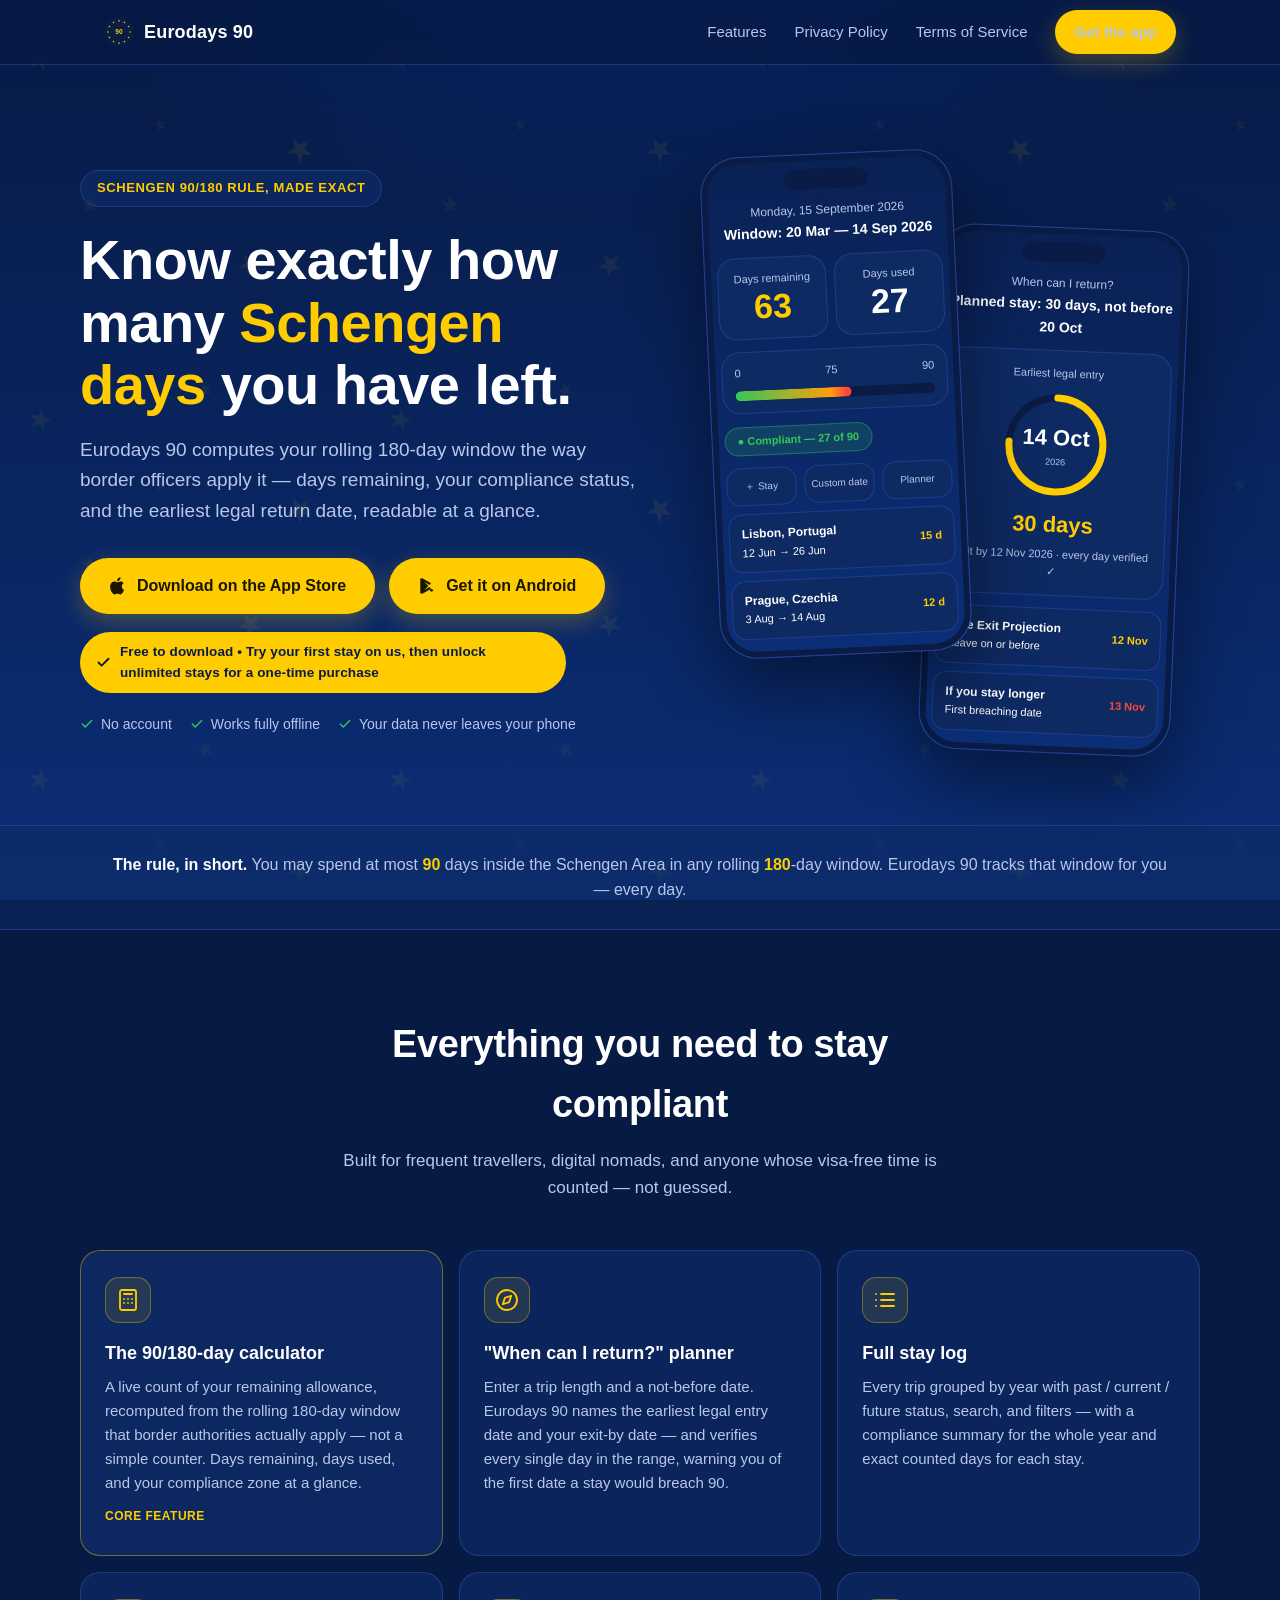
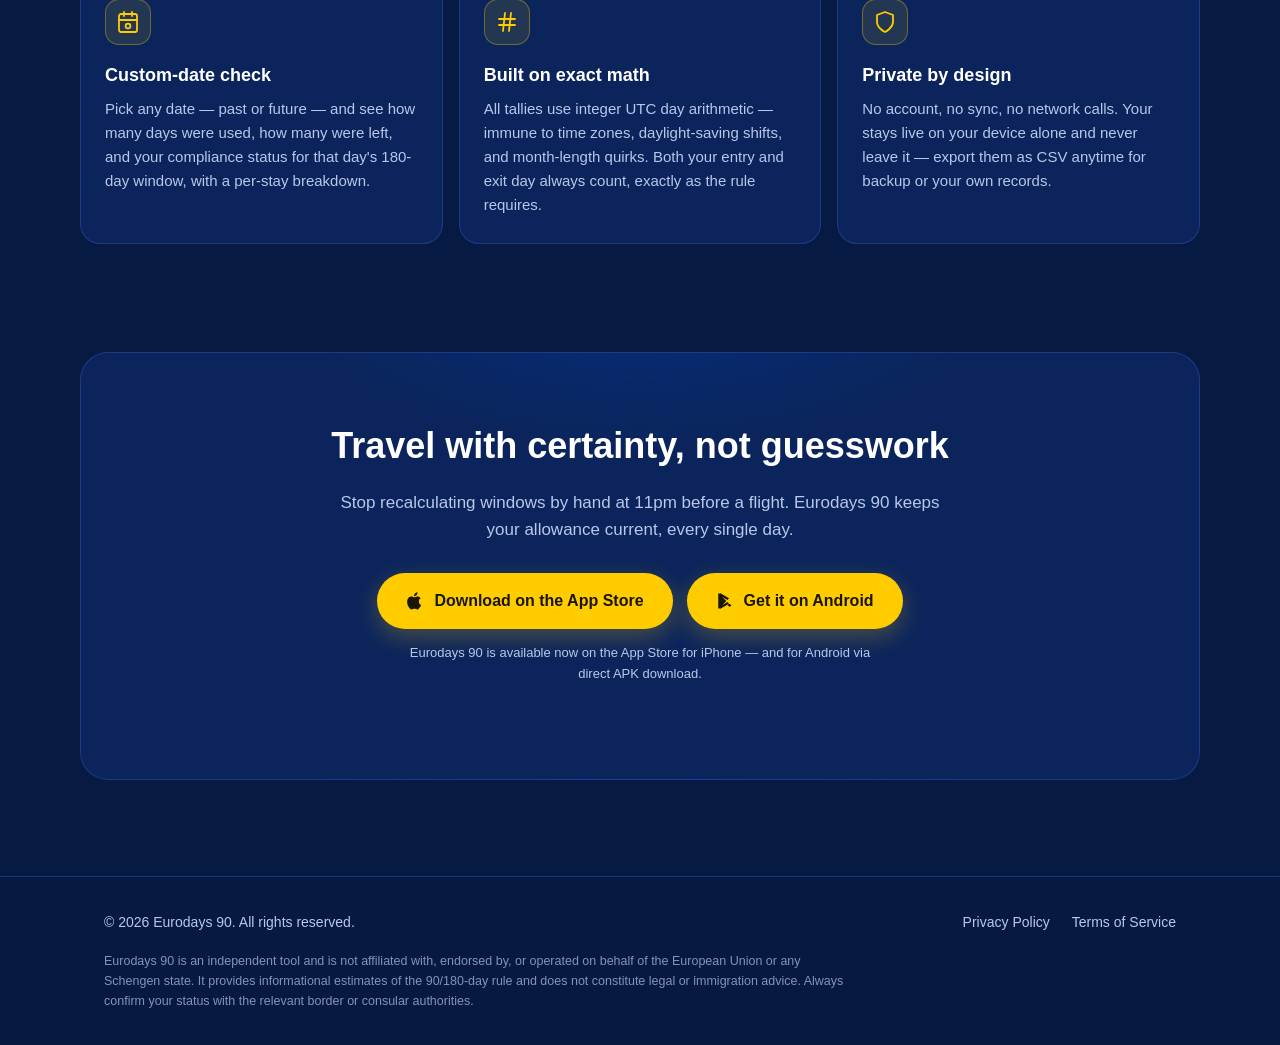
<file: index.html>
<!DOCTYPE html>
<html lang="en">
<head>
  <meta charset="UTF-8" />
  <meta http-equiv="Content-Security-Policy" content="upgrade-insecure-requests" />
  <meta name="viewport" content="width=device-width, initial-scale=1.0" />
  <title>Eurodays 90 — Schengen 90/180-Day Rule Calculator</title>
  <meta name="description" content="Eurodays 90 tracks your Schengen 90/180-day allowance in real time: days remaining, when you can legally return, and a full stay log — private, offline, and exact. Available on the App Store for iPhone and on Android." />
  <link rel="stylesheet" href="styles.css" />
  <link rel="icon" type="image/svg+xml" href="data:image/svg+xml,%3Csvg xmlns='http://www.w3.org/2000/svg' viewBox='0 0 120 120'%3E%3Ccircle cx='60' cy='60' r='58' fill='%23071A44'/%3E%3Cpath d='M0 -1L.24 -.31.97 -.31.38 .12.59 .81 0 .38-.59 .81-.38 .12-.97 -.31-.24 -.31Z' fill='%23FFCC00' transform='translate(60 60) scale(26)'/%3E%3C/svg%3E" />
</head>
<body>

  <header class="site-header">
    <div class="wrap nav">
      <a class="brand" href="index.html" aria-label="Eurodays 90 home">
        <svg width="30" height="30" viewBox="-60 -60 120 120" aria-hidden="true">
          <circle r="56" fill="#0A1B45" stroke="#3355B8" stroke-opacity="0.5"/>
          <g fill="#FFCC00">
            <path d="M0 -1L.24 -.31.97 -.31.38 .12.59 .81 0 .38-.59 .81-.38 .12-.97 -.31-.24 -.31Z" transform="rotate(0) translate(0 -44) scale(5)"/>
            <path d="M0 -1L.24 -.31.97 -.31.38 .12.59 .81 0 .38-.59 .81-.38 .12-.97 -.31-.24 -.31Z" transform="rotate(30) translate(0 -44) scale(5)"/>
            <path d="M0 -1L.24 -.31.97 -.31.38 .12.59 .81 0 .38-.59 .81-.38 .12-.97 -.31-.24 -.31Z" transform="rotate(60) translate(0 -44) scale(5)"/>
            <path d="M0 -1L.24 -.31.97 -.31.38 .12.59 .81 0 .38-.59 .81-.38 .12-.97 -.31-.24 -.31Z" transform="rotate(90) translate(0 -44) scale(5)"/>
            <path d="M0 -1L.24 -.31.97 -.31.38 .12.59 .81 0 .38-.59 .81-.38 .12-.97 -.31-.24 -.31Z" transform="rotate(120) translate(0 -44) scale(5)"/>
            <path d="M0 -1L.24 -.31.97 -.31.38 .12.59 .81 0 .38-.59 .81-.38 .12-.97 -.31-.24 -.31Z" transform="rotate(150) translate(0 -44) scale(5)"/>
            <path d="M0 -1L.24 -.31.97 -.31.38 .12.59 .81 0 .38-.59 .81-.38 .12-.97 -.31-.24 -.31Z" transform="rotate(180) translate(0 -44) scale(5)"/>
            <path d="M0 -1L.24 -.31.97 -.31.38 .12.59 .81 0 .38-.59 .81-.38 .12-.97 -.31-.24 -.31Z" transform="rotate(210) translate(0 -44) scale(5)"/>
            <path d="M0 -1L.24 -.31.97 -.31.38 .12.59 .81 0 .38-.59 .81-.38 .12-.97 -.31-.24 -.31Z" transform="rotate(240) translate(0 -44) scale(5)"/>
            <path d="M0 -1L.24 -.31.97 -.31.38 .12.59 .81 0 .38-.59 .81-.38 .12-.97 -.31-.24 -.31Z" transform="rotate(270) translate(0 -44) scale(5)"/>
            <path d="M0 -1L.24 -.31.97 -.31.38 .12.59 .81 0 .38-.59 .81-.38 .12-.97 -.31-.24 -.31Z" transform="rotate(300) translate(0 -44) scale(5)"/>
            <path d="M0 -1L.24 -.31.97 -.31.38 .12.59 .81 0 .38-.59 .81-.38 .12-.97 -.31-.24 -.31Z" transform="rotate(330) translate(0 -44) scale(5)"/>
          </g>
          <text x="0" y="6" text-anchor="middle" font-size="26" font-weight="800" fill="#FFCC00" font-family="inherit">90</text>
        </svg>
        Eurodays&nbsp;90
      </a>
      <nav class="nav-links" aria-label="Main">
        <a href="#features">Features</a>
        <a href="privacy.html">Privacy Policy</a>
        <a href="terms.html">Terms of Service</a>
        <a class="btn btn-primary btn-sm" href="#download">Get the app</a>
      </nav>
    </div>
  </header>

  <main>

    <!-- ============ HERO ============ -->
    <section class="wrap hero">
      <div>
        <span class="eyebrow">Schengen 90/180 rule, made exact</span>
        <h1>Know exactly how many <span class="num">Schengen days</span> you have left.</h1>
        <p class="lede">
          Eurodays 90 computes your rolling 180-day window the way border officers apply it —
          days remaining, your compliance status, and the earliest legal return date, readable at a glance.
        </p>
        <div class="hero-actions">
          <a class="btn btn-primary" href="https://apps.apple.com/app/id6813130655" rel="noopener" aria-label="Download Eurodays 90 on the App Store">
            <svg width="18" height="18" viewBox="0 0 24 24" fill="currentColor" aria-hidden="true"><path d="M17.05 12.54c-.03-2.89 2.36-4.27 2.47-4.34-1.35-1.97-3.44-2.24-4.18-2.27-1.78-.18-3.47 1.05-4.37 1.05-.9 0-2.29-1.02-3.77-.99-1.94.03-3.73 1.13-4.72 2.86-2.02 3.5-.52 8.68 1.45 11.52.96 1.39 2.1 2.95 3.6 2.89 1.45-.06 2-.93 3.75-.93s2.25.93 3.78.9c1.56-.03 2.55-1.41 3.5-2.81 1.1-1.61 1.56-3.17 1.58-3.25-.03-.02-3.04-1.17-3.09-4.63zM14.16 4.06c.79-.96 1.33-2.29 1.18-3.62-1.14.05-2.53.76-3.35 1.72-.73.85-1.38 2.21-1.21 3.51 1.28.1 2.58-.65 3.38-1.61z"/></svg>
            Download on the App Store
          </a>
     
        <a class="btn btn-primary" href="YOUR_ANDROID_STORE_LINK" rel="noopener">
  <svg width="18" height="18" viewBox="0 0 24 24" fill="currentColor" aria-hidden="true">
    <path d="M3.609 1.814L13.792 12 3.61 22.186a1.055 1.055 0 0 1-.61-.952V2.766c0-.404.225-.773.609-.952zM15.208 13.416l2.128 2.128-11.455 6.644c-.752.436-1.46.083-1.46-.782V19.98l10.787-6.564zM15.208 10.584L4.421 4.02v-1.46c0-.865.708-1.218 1.46-.782l11.455 6.644-2.128 2.128zM17.336 15.544l2.544 1.472c.732.424.732 1.112 0 1.536l-2.16 1.248-2.256-2.256 1.872-2z"/>
  </svg>
  Get it on Android
</a>
</div>         
        <p class="free-badge">
          <svg width="15" height="15" viewBox="0 0 24 24" fill="none" stroke="currentColor" stroke-width="3" stroke-linecap="round" stroke-linejoin="round" aria-hidden="true"><path d="M20 6 9 17l-5-5"/></svg>
          Free to download • Try your first stay on us, then unlock unlimited stays for a one-time purchase
        </p>
        <div class="trust-line">
          <span><svg width="14" height="14" viewBox="0 0 24 24" fill="none" stroke="currentColor" stroke-width="2.4" stroke-linecap="round" stroke-linejoin="round" aria-hidden="true"><path d="M20 6 9 17l-5-5"/></svg>No account</span>
          <span><svg width="14" height="14" viewBox="0 0 24 24" fill="none" stroke="currentColor" stroke-width="2.4" stroke-linecap="round" stroke-linejoin="round" aria-hidden="true"><path d="M20 6 9 17l-5-5"/></svg>Works fully offline</span>
          <span><svg width="14" height="14" viewBox="0 0 24 24" fill="none" stroke="currentColor" stroke-width="2.4" stroke-linecap="round" stroke-linejoin="round" aria-hidden="true"><path d="M20 6 9 17l-5-5"/></svg>Your data never leaves your phone</span>
        </div>
      </div>

      <div class="phones" aria-label="App screenshots" role="img">
        <!-- Today screen mock -->
        <div class="phone">
          <div class="notch"></div>
          <div class="date">Monday, 15 September 2026<strong>Window: 20 Mar — 14 Sep 2026</strong></div>
          <div class="tiles">
            <div class="tile"><div class="label">Days remaining</div><div class="value accent">63</div></div>
            <div class="tile"><div class="label">Days used</div><div class="value">27</div></div>
          </div>
          <div class="allowance">
            <div class="row"><span>0</span><span>75</span><span>90</span></div>
            <div class="bar"><div class="fill"></div></div>
          </div>
          <span class="chip">● Compliant — 27 of 90</span>
          <div class="quick"><div>＋ Stay</div><div>Custom date</div><div>Planner</div></div>
          <div class="stay-row"><span><b>Lisbon, Portugal</b><br>12 Jun → 26 Jun</span><span class="days">15 d</span></div>
          <div class="stay-row"><span><b>Prague, Czechia</b><br>3 Aug → 14 Aug</span><span class="days">12 d</span></div>
        </div>

        <!-- Planner screen mock -->
        <div class="phone">
          <div class="notch"></div>
          <div class="date">When can I return?<strong>Planned stay: 30 days, not before 20 Oct</strong></div>
          <div class="result-card">
            <div class="cap">Earliest legal entry</div>
            <div class="ring-wrap">
              <svg width="108" height="108" viewBox="0 0 108 108" aria-hidden="true">
                <circle cx="54" cy="54" r="47" fill="none" stroke="#0A1B45" stroke-width="7"/>
                <circle cx="54" cy="54" r="47" fill="none" stroke="#FFCC00" stroke-width="7" stroke-linecap="round"
                        stroke-dasharray="295.3" stroke-dashoffset="72" transform="rotate(-90 54 54)"/>
              </svg>
              <div class="center"><strong>14 Oct</strong><small>2026</small></div>
            </div>
            <div class="big">30 days</div>
            <div class="sub">Exit by 12 Nov 2026 · every day verified ✓</div>
          </div>
          <div class="stay-row"><span><b>Safe Exit Projection</b><br>Leave on or before</span><span class="days">12 Nov</span></div>
          <div class="stay-row"><span><b>If you stay longer</b><br>First breaching date</span><span class="days" style="color:#FF453A">13 Nov</span></div>
        </div>
      </div>
    </section>

    <!-- ============ RULE BANNER ============ -->
    <section class="rule-banner">
      <div class="wrap">
        <p><strong>The rule, in short.</strong> You may spend at most <span class="num">90</span> days inside the
        Schengen Area in any rolling <span class="num">180</span>-day window. Eurodays 90 tracks that window for you — every day.</p>
      </div>
    </section>

    <!-- ============ FEATURES ============ -->
    <section class="wrap features" id="features">
      <div class="section-head">
        <h2>Everything you need to stay compliant</h2>
        <p>Built for frequent travellers, digital nomads, and anyone whose visa-free time is counted — not guessed.</p>
      </div>

      <div class="feature-grid">
        <div class="feature hero-feature">
          <div class="icon" aria-hidden="true">
            <svg width="24" height="24" viewBox="0 0 24 24" fill="none" stroke="currentColor" stroke-width="1.8" stroke-linecap="round" stroke-linejoin="round"><rect x="4" y="2" width="16" height="20" rx="2"/><line x1="8" y1="6" x2="16" y2="6"/><line x1="8" y1="11" x2="8" y2="11.01"/><line x1="12" y1="11" x2="12" y2="11.01"/><line x1="16" y1="11" x2="16" y2="11.01"/><line x1="8" y1="15" x2="8" y2="15.01"/><line x1="12" y1="15" x2="12" y2="15.01"/><line x1="16" y1="15" x2="16" y2="15.01"/></svg>
          </div>
          <h3>The 90/180-day calculator</h3>
          <p>A live count of your remaining allowance, recomputed from the rolling 180-day window that border authorities actually apply — not a simple counter. Days remaining, days used, and your compliance zone at a glance.</p>
          <span class="tag">Core feature</span>
        </div>

        <div class="feature">
          <div class="icon" aria-hidden="true">
            <svg width="24" height="24" viewBox="0 0 24 24" fill="none" stroke="currentColor" stroke-width="1.8" stroke-linecap="round" stroke-linejoin="round"><circle cx="12" cy="12" r="10"/><polygon points="16.24 7.76 14.12 14.12 7.76 16.24 9.88 9.88 16.24 7.76"/></svg>
          </div>
          <h3>"When can I return?" planner</h3>
          <p>Enter a trip length and a not-before date. Eurodays 90 names the earliest legal entry date and your exit-by date — and verifies every single day in the range, warning you of the first date a stay would breach 90.</p>
        </div>

        <div class="feature">
          <div class="icon" aria-hidden="true">
            <svg width="24" height="24" viewBox="0 0 24 24" fill="none" stroke="currentColor" stroke-width="1.8" stroke-linecap="round" stroke-linejoin="round"><line x1="8" y1="6" x2="21" y2="6"/><line x1="8" y1="12" x2="21" y2="12"/><line x1="8" y1="18" x2="21" y2="18"/><line x1="3" y1="6" x2="3.01" y2="6"/><line x1="3" y1="12" x2="3.01" y2="12"/><line x1="3" y1="18" x2="3.01" y2="18"/></svg>
          </div>
          <h3>Full stay log</h3>
          <p>Every trip grouped by year with past / current / future status, search, and filters — with a compliance summary for the whole year and exact counted days for each stay.</p>
        </div>

        <div class="feature">
          <div class="icon" aria-hidden="true">
            <svg width="24" height="24" viewBox="0 0 24 24" fill="none" stroke="currentColor" stroke-width="1.8" stroke-linecap="round" stroke-linejoin="round"><rect x="3" y="4" width="18" height="18" rx="2"/><line x1="16" y1="2" x2="16" y2="6"/><line x1="8" y1="2" x2="8" y2="6"/><line x1="3" y1="10" x2="21" y2="10"/><circle cx="12" cy="16" r="2.4"/></svg>
          </div>
          <h3>Custom-date check</h3>
          <p>Pick any date — past or future — and see how many days were used, how many were left, and your compliance status for that day's 180-day window, with a per-stay breakdown.</p>
        </div>

        <div class="feature">
          <div class="icon" aria-hidden="true">
            <svg width="24" height="24" viewBox="0 0 24 24" fill="none" stroke="currentColor" stroke-width="1.8" stroke-linecap="round" stroke-linejoin="round"><line x1="4" y1="9" x2="20" y2="9"/><line x1="4" y1="15" x2="20" y2="15"/><line x1="10" y1="3" x2="8" y2="21"/><line x1="16" y1="3" x2="14" y2="21"/></svg>
          </div>
          <h3>Built on exact math</h3>
          <p>All tallies use integer UTC day arithmetic — immune to time zones, daylight-saving shifts, and month-length quirks. Both your entry and exit day always count, exactly as the rule requires.</p>
        </div>

        <div class="feature">
          <div class="icon" aria-hidden="true">
            <svg width="24" height="24" viewBox="0 0 24 24" fill="none" stroke="currentColor" stroke-width="1.8" stroke-linecap="round" stroke-linejoin="round"><path d="M12 22s8-4 8-10V5l-8-3-8 3v7c0 6 8 10 8 10z"/></svg>
          </div>
          <h3>Private by design</h3>
          <p>No account, no sync, no network calls. Your stays live on your device alone and never leave it — export them as CSV anytime for backup or your own records.</p>
        </div>
      </div>
    </section>

    <!-- ============ CTA ============ -->
    <section class="wrap cta" id="download">
      <div class="cta-card">
        <h2>Travel with certainty, not guesswork</h2>
        <p>Stop recalculating windows by hand at 11pm before a flight. Eurodays 90 keeps your allowance current, every single day.</p>
        <div class="cta-actions">
          <a class="btn btn-primary" href="https://apps.apple.com/app/id6813130655" rel="noopener" aria-label="Download Eurodays 90 on the App Store">
            <svg width="18" height="18" viewBox="0 0 24 24" fill="currentColor" aria-hidden="true"><path d="M17.05 12.54c-.03-2.89 2.36-4.27 2.47-4.34-1.35-1.97-3.44-2.24-4.18-2.27-1.78-.18-3.47 1.05-4.37 1.05-.9 0-2.29-1.02-3.77-.99-1.94.03-3.73 1.13-4.72 2.86-2.02 3.5-.52 8.68 1.45 11.52.96 1.39 2.1 2.95 3.6 2.89 1.45-.06 2-.93 3.75-.93s2.25.93 3.78.9c1.56-.03 2.55-1.41 3.5-2.81 1.1-1.61 1.56-3.17 1.58-3.25-.03-.02-3.04-1.17-3.09-4.63zM14.16 4.06c.79-.96 1.33-2.29 1.18-3.62-1.14.05-2.53.76-3.35 1.72-.73.85-1.38 2.21-1.21 3.51 1.28.1 2.58-.65 3.38-1.61z"/></svg>
            Download on the App Store
          </a>
          <a class="btn btn-primary" href="https://yoq1tfhw5bp4idw006ls3-web-schengen-90-download.rork.live" rel="noopener">
    <svg width="18" height="18" viewBox="0 0 24 24" fill="currentColor" aria-hidden="true">
      <path d="M3.609 1.814L13.792 12 3.61 22.186a1.055 1.055 0 0 1-.61-.952V2.766c0-.404.225-.773.609-.952zM15.208 13.416l2.128 2.128-11.455 6.644c-.752.436-1.46.083-1.46-.782V19.98l10.787-6.564zM15.208 10.584L4.421 4.02v-1.46c0-.865.708-1.218 1.46-.782l11.455 6.644-2.128 2.128zM17.336 15.544l2.544 1.472c.732.424.732 1.112 0 1.536l-2.16 1.248-2.256-2.256 1.872-2z"/>
    </svg> 
    Get it on Android
    </a>        
        </div>
        <p class="cta-note">Eurodays 90 is available now on the App Store for iPhone — and for Android via direct APK download.</p>
      </div>
    </section>

  </main>

  <footer class="site-footer">
    <div class="wrap">
      <div class="foot">
        <span>© 2026 Eurodays 90. All rights reserved.</span>
        <nav class="foot-links" aria-label="Legal">
          <a href="privacy.html">Privacy Policy</a>
          <a href="terms.html">Terms of Service</a>
        </nav>
      </div>
      <p class="disclaimer">Eurodays 90 is an independent tool and is not affiliated with, endorsed by, or operated on behalf of the European Union or any Schengen state. It provides informational estimates of the 90/180-day rule and does not constitute legal or immigration advice. Always confirm your status with the relevant border or consular authorities.</p>
    </div>
  </footer>

</body>
</html>
</file>
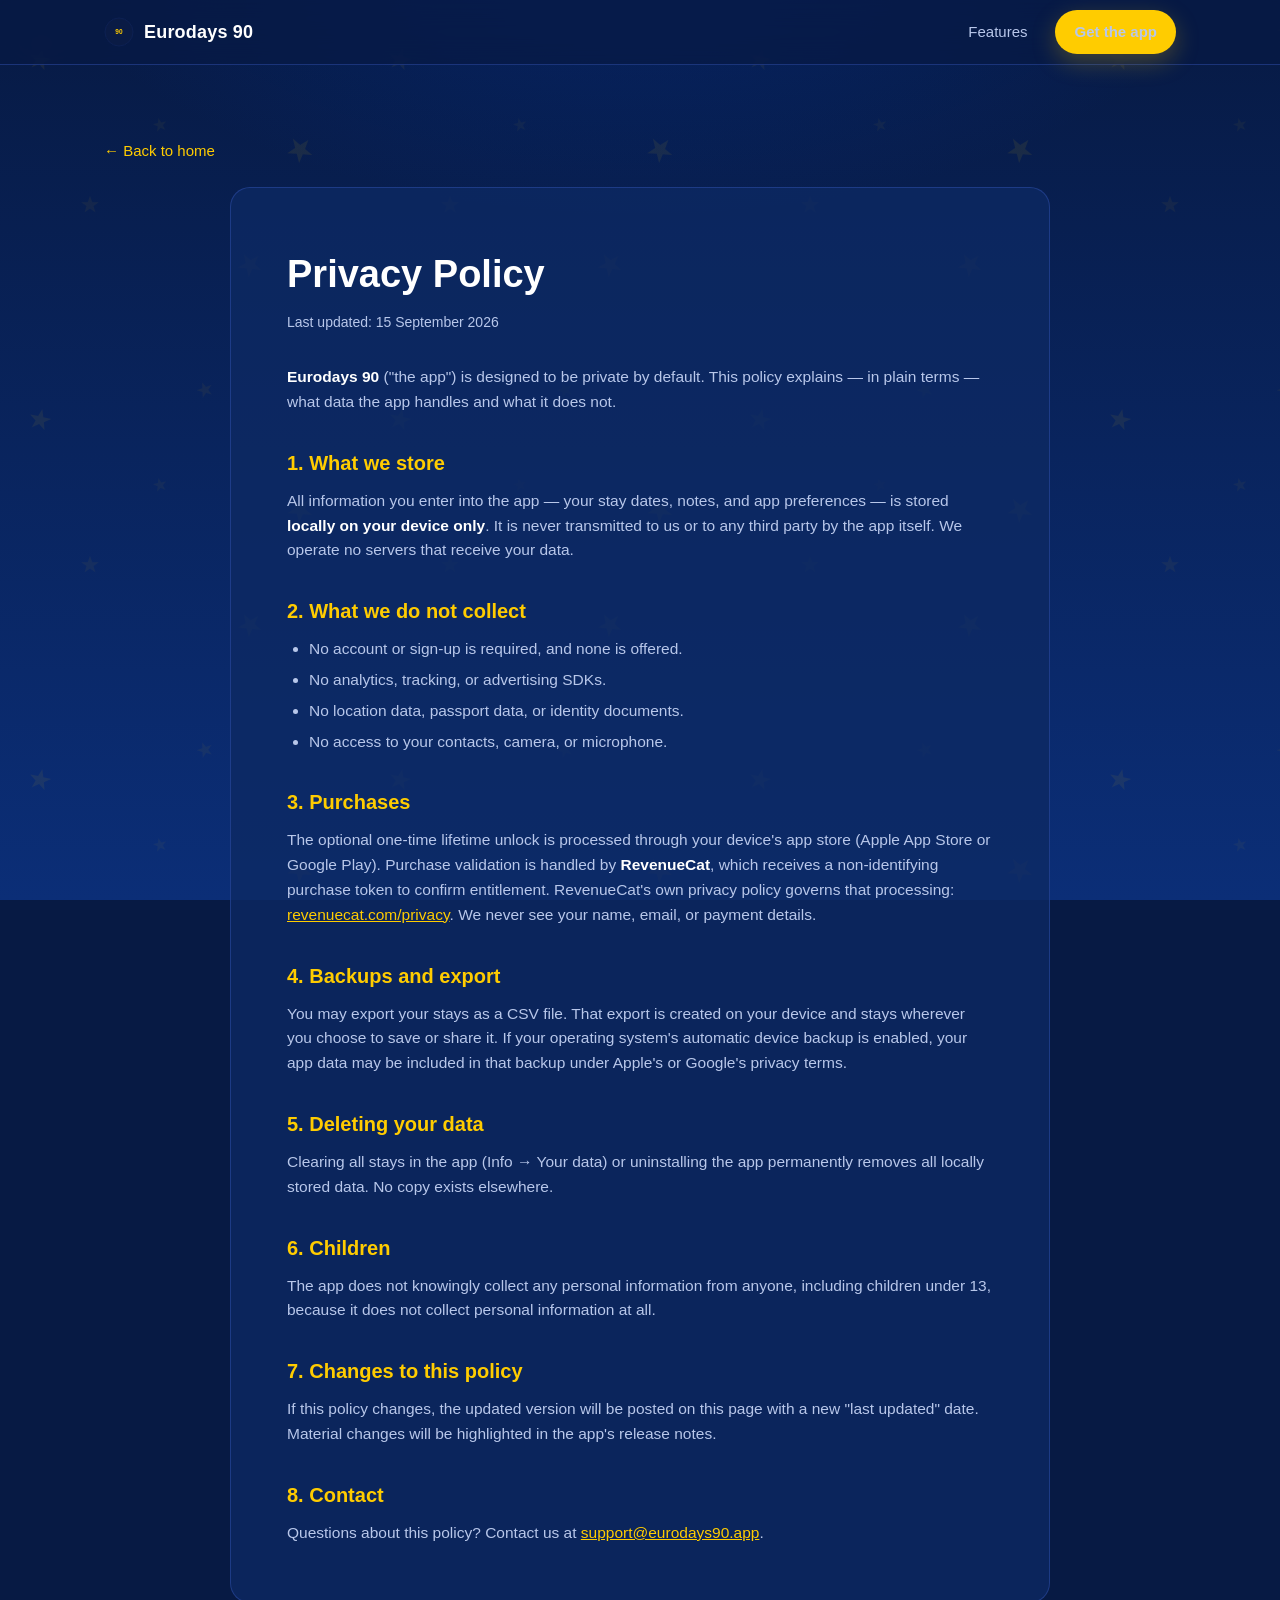
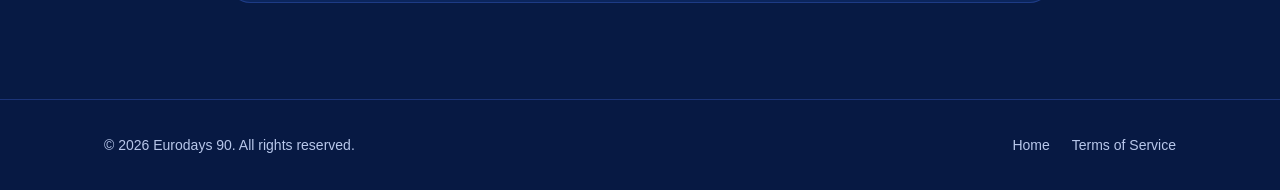
<file: privacy.html>
<!DOCTYPE html>
<html lang="en">
<head>
  <meta charset="UTF-8" />
  <meta http-equiv="Content-Security-Policy" content="upgrade-insecure-requests" />
  <meta name="viewport" content="width=device-width, initial-scale=1.0" />
  <title>Privacy Policy — Eurodays 90</title>
  <meta name="description" content="Privacy Policy for the Eurodays 90 Schengen 90/180-day rule calculator app." />
  <link rel="stylesheet" href="styles.css" />
</head>
<body>

  <header class="site-header">
    <div class="wrap nav">
      <a class="brand" href="index.html">
        <svg width="30" height="30" viewBox="-60 -60 120 120" aria-hidden="true">
          <circle r="56" fill="#0A1B45" stroke="#3355B8" stroke-opacity="0.5"/>
          <text x="0" y="6" text-anchor="middle" font-size="26" font-weight="800" fill="#FFCC00" font-family="inherit">90</text>
        </svg>
        Eurodays&nbsp;90
      </a>
      <nav class="nav-links" aria-label="Main">
        <a href="index.html#features">Features</a>
        <a class="btn btn-primary btn-sm" href="index.html#download">Get the app</a>
      </nav>
    </div>
  </header>

  <main class="legal">
    <div class="wrap">
      <a class="back-link" href="index.html">← Back to home</a>
      <article>
        <h1>Privacy Policy</h1>
        <p class="updated">Last updated: 15 September 2026</p>

        <p><strong>Eurodays 90</strong> ("the app") is designed to be private by default. This policy explains — in plain terms — what data the app handles and what it does not.</p>

        <h2>1. What we store</h2>
        <p>All information you enter into the app — your stay dates, notes, and app preferences — is stored <strong>locally on your device only</strong>. It is never transmitted to us or to any third party by the app itself. We operate no servers that receive your data.</p>

        <h2>2. What we do not collect</h2>
        <ul>
          <li>No account or sign-up is required, and none is offered.</li>
          <li>No analytics, tracking, or advertising SDKs.</li>
          <li>No location data, passport data, or identity documents.</li>
          <li>No access to your contacts, camera, or microphone.</li>
        </ul>

        <h2>3. Purchases</h2>
        <p>The optional one-time lifetime unlock is processed through your device's app store (Apple App Store or Google Play). Purchase validation is handled by <strong>RevenueCat</strong>, which receives a non-identifying purchase token to confirm entitlement. RevenueCat's own privacy policy governs that processing: <a href="https://www.revenuecat.com/privacy" rel="noopener">revenuecat.com/privacy</a>. We never see your name, email, or payment details.</p>

        <h2>4. Backups and export</h2>
        <p>You may export your stays as a CSV file. That export is created on your device and stays wherever you choose to save or share it. If your operating system's automatic device backup is enabled, your app data may be included in that backup under Apple's or Google's privacy terms.</p>

        <h2>5. Deleting your data</h2>
        <p>Clearing all stays in the app (Info → Your data) or uninstalling the app permanently removes all locally stored data. No copy exists elsewhere.</p>

        <h2>6. Children</h2>
        <p>The app does not knowingly collect any personal information from anyone, including children under 13, because it does not collect personal information at all.</p>

        <h2>7. Changes to this policy</h2>
        <p>If this policy changes, the updated version will be posted on this page with a new "last updated" date. Material changes will be highlighted in the app's release notes.</p>

        <h2>8. Contact</h2>
        <p>Questions about this policy? Contact us at <a href="mailto:support@eurodays90.app">support@eurodays90.app</a>.</p>
      </article>
    </div>
  </main>

  <footer class="site-footer">
    <div class="wrap">
      <div class="foot">
        <span>© 2026 Eurodays 90. All rights reserved.</span>
        <nav class="foot-links" aria-label="Legal">
          <a href="index.html">Home</a>
          <a href="terms.html">Terms of Service</a>
        </nav>
      </div>
    </div>
  </footer>

</body>
</html>
</file>
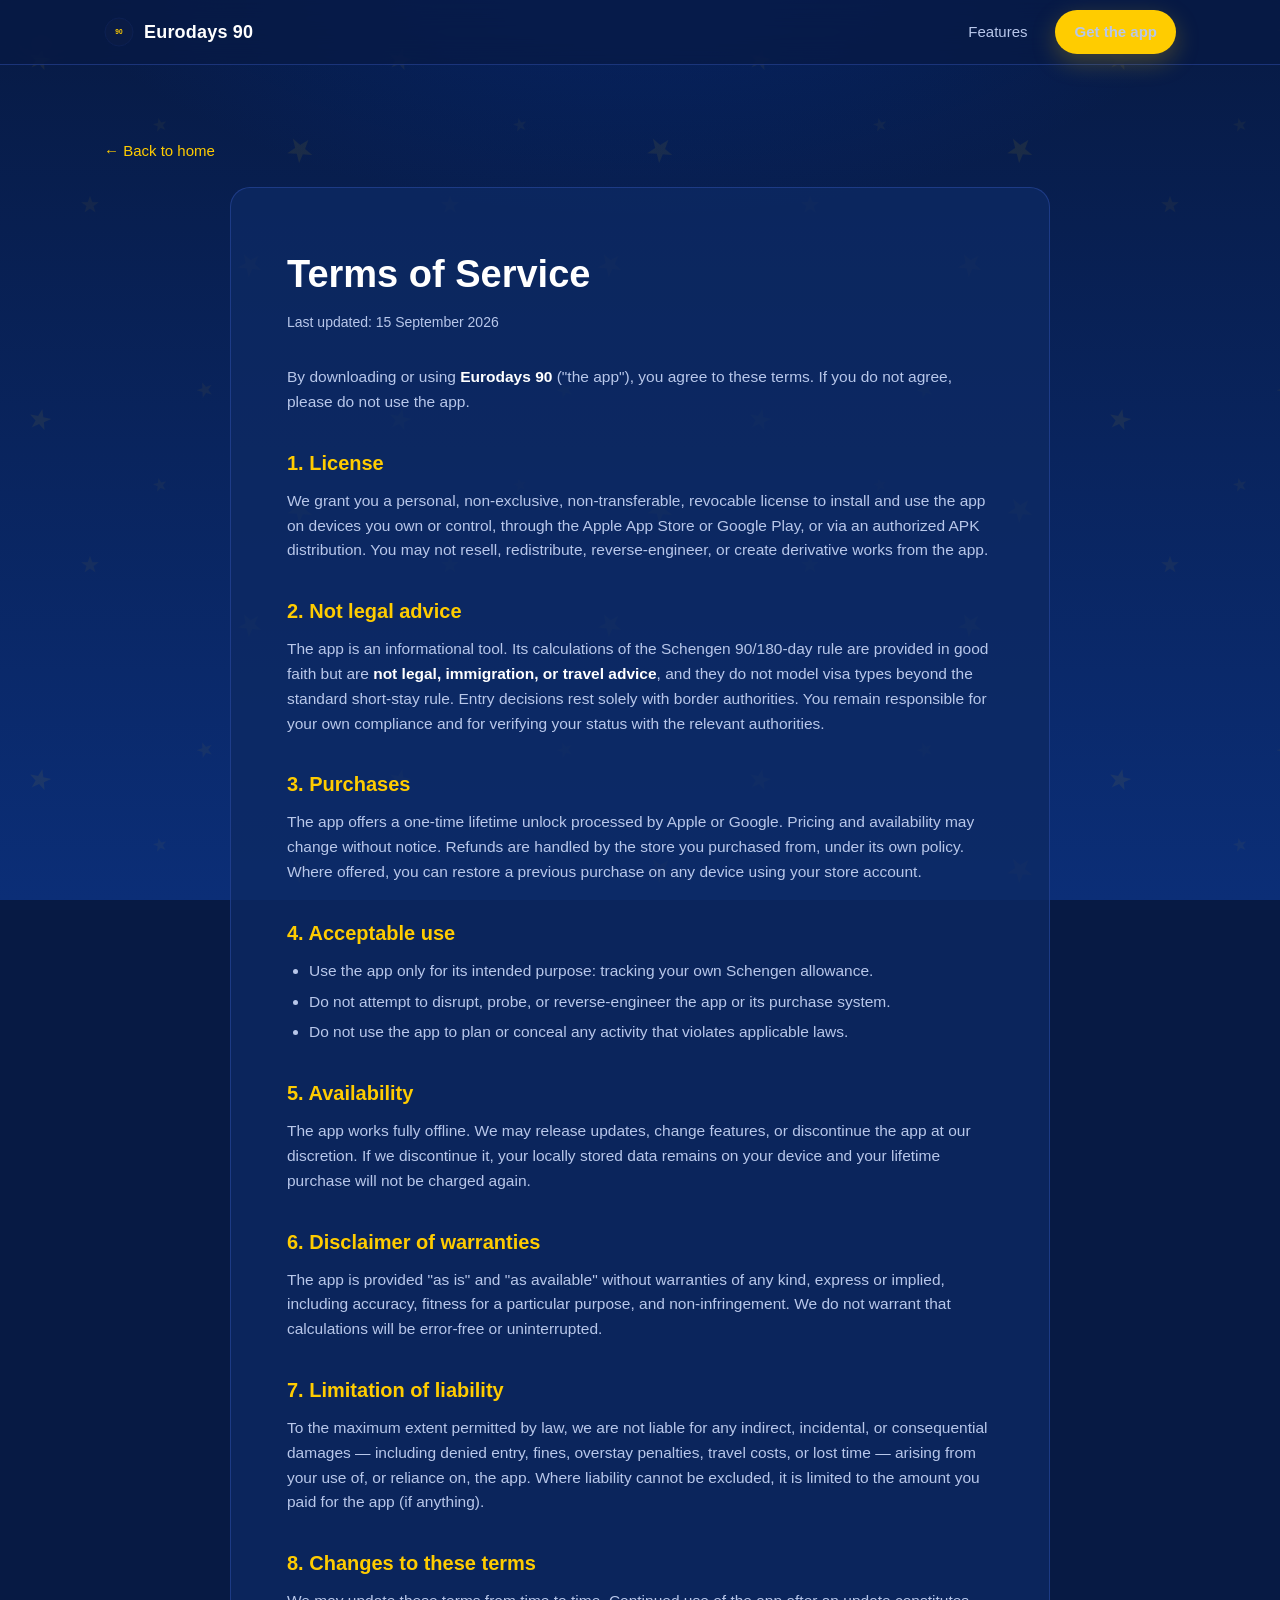
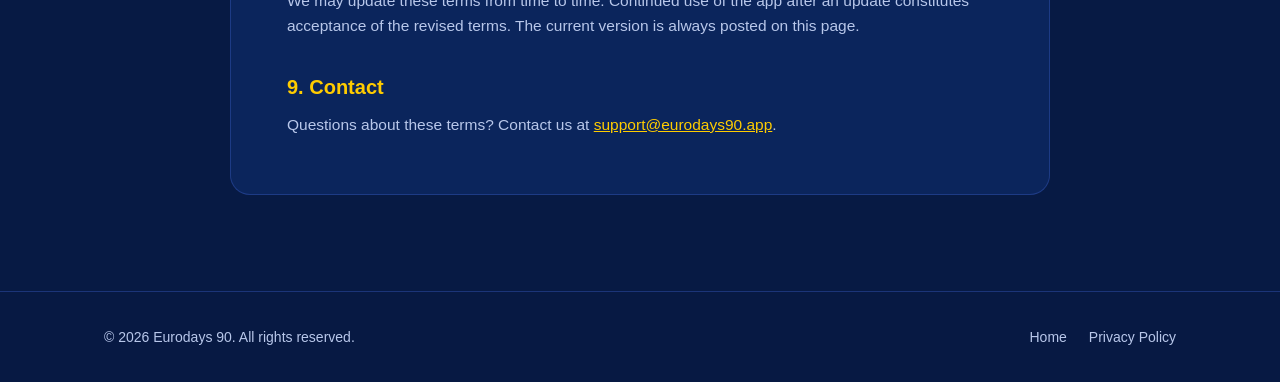
<file: terms.html>
<!DOCTYPE html>
<html lang="en">
<head>
  <meta charset="UTF-8" />
  <meta http-equiv="Content-Security-Policy" content="upgrade-insecure-requests" />
  <meta name="viewport" content="width=device-width, initial-scale=1.0" />
  <title>Terms of Service — Eurodays 90</title>
  <meta name="description" content="Terms of Service for the Eurodays 90 Schengen 90/180-day rule calculator app." />
  <link rel="stylesheet" href="styles.css" />
</head>
<body>

  <header class="site-header">
    <div class="wrap nav">
      <a class="brand" href="index.html">
        <svg width="30" height="30" viewBox="-60 -60 120 120" aria-hidden="true">
          <circle r="56" fill="#0A1B45" stroke="#3355B8" stroke-opacity="0.5"/>
          <text x="0" y="6" text-anchor="middle" font-size="26" font-weight="800" fill="#FFCC00" font-family="inherit">90</text>
        </svg>
        Eurodays&nbsp;90
      </a>
      <nav class="nav-links" aria-label="Main">
        <a href="index.html#features">Features</a>
        <a class="btn btn-primary btn-sm" href="index.html#download">Get the app</a>
      </nav>
    </div>
  </header>

  <main class="legal">
    <div class="wrap">
      <a class="back-link" href="index.html">← Back to home</a>
      <article>
        <h1>Terms of Service</h1>
        <p class="updated">Last updated: 15 September 2026</p>

        <p>By downloading or using <strong>Eurodays 90</strong> ("the app"), you agree to these terms. If you do not agree, please do not use the app.</p>

        <h2>1. License</h2>
        <p>We grant you a personal, non-exclusive, non-transferable, revocable license to install and use the app on devices you own or control, through the Apple App Store or Google Play, or via an authorized APK distribution. You may not resell, redistribute, reverse-engineer, or create derivative works from the app.</p>

        <h2>2. Not legal advice</h2>
        <p>The app is an informational tool. Its calculations of the Schengen 90/180-day rule are provided in good faith but are <strong>not legal, immigration, or travel advice</strong>, and they do not model visa types beyond the standard short-stay rule. Entry decisions rest solely with border authorities. You remain responsible for your own compliance and for verifying your status with the relevant authorities.</p>

        <h2>3. Purchases</h2>
        <p>The app offers a one-time lifetime unlock processed by Apple or Google. Pricing and availability may change without notice. Refunds are handled by the store you purchased from, under its own policy. Where offered, you can restore a previous purchase on any device using your store account.</p>

        <h2>4. Acceptable use</h2>
        <ul>
          <li>Use the app only for its intended purpose: tracking your own Schengen allowance.</li>
          <li>Do not attempt to disrupt, probe, or reverse-engineer the app or its purchase system.</li>
          <li>Do not use the app to plan or conceal any activity that violates applicable laws.</li>
        </ul>

        <h2>5. Availability</h2>
        <p>The app works fully offline. We may release updates, change features, or discontinue the app at our discretion. If we discontinue it, your locally stored data remains on your device and your lifetime purchase will not be charged again.</p>

        <h2>6. Disclaimer of warranties</h2>
        <p>The app is provided "as is" and "as available" without warranties of any kind, express or implied, including accuracy, fitness for a particular purpose, and non-infringement. We do not warrant that calculations will be error-free or uninterrupted.</p>

        <h2>7. Limitation of liability</h2>
        <p>To the maximum extent permitted by law, we are not liable for any indirect, incidental, or consequential damages — including denied entry, fines, overstay penalties, travel costs, or lost time — arising from your use of, or reliance on, the app. Where liability cannot be excluded, it is limited to the amount you paid for the app (if anything).</p>

        <h2>8. Changes to these terms</h2>
        <p>We may update these terms from time to time. Continued use of the app after an update constitutes acceptance of the revised terms. The current version is always posted on this page.</p>

        <h2>9. Contact</h2>
        <p>Questions about these terms? Contact us at <a href="mailto:support@eurodays90.app">support@eurodays90.app</a>.</p>
      </article>
    </div>
  </main>

  <footer class="site-footer">
    <div class="wrap">
      <div class="foot">
        <span>© 2026 Eurodays 90. All rights reserved.</span>
        <nav class="foot-links" aria-label="Legal">
          <a href="index.html">Home</a>
          <a href="privacy.html">Privacy Policy</a>
        </nav>
      </div>
    </div>
  </footer>

</body>
</html>
</file>
<file: styles.css>
/* Eurodays 90 — landing page styles. Follows .rork/DESIGN.md tokens. */

:root {
  --navy-top: #071A44;
  --navy-bottom: #0B2E77;
  --navy-glow: #003399;
  --card: rgba(14, 42, 99, 0.78);
  --card-solid: #0E2A63;
  --card-raised: #143479;
  --stroke: rgba(51, 85, 184, 0.45);
  --text: #FFFFFF;
  --text-dim: #B8C7EA;
  --accent: #FFCC00;
  --safe: #34C759;
  --warning: #FF9F0A;
  --danger: #FF453A;
  --radius-card: 20px;
  --radius-tile: 18px;
  --font: -apple-system, BlinkMacSystemFont, "SF Pro Display", "SF Pro Text",
    "Segoe UI", Roboto, "Helvetica Neue", Arial, sans-serif;
}

* { margin: 0; padding: 0; box-sizing: border-box; }

html { scroll-behavior: smooth; }

body {
  font-family: var(--font);
  color: var(--text);
  background-color: var(--navy-top);
  background-image:
    radial-gradient(900px 480px at 50% -120px, rgba(0, 51, 153, 0.45), transparent 70%),
    url("data:image/svg+xml,%3Csvg xmlns='http://www.w3.org/2000/svg' width='360' height='360'%3E%3Cpath d='M0 -1L.24 -.31.97 -.31.38 .12.59 .81 0 .38-.59 .81-.38 .12-.97 -.31-.24 -.31Z' fill='%23FFCC00' opacity='.07' transform='translate(40 60) scale(11) rotate(12)'/%3E%3Cpath d='M0 -1L.24 -.31.97 -.31.38 .12.59 .81 0 .38-.59 .81-.38 .12-.97 -.31-.24 -.31Z' fill='%23FFCC00' opacity='.05' transform='translate(205 30) scale(8) rotate(-20)'/%3E%3Cpath d='M0 -1L.24 -.31.97 -.31.38 .12.59 .81 0 .38-.59 .81-.38 .12-.97 -.31-.24 -.31Z' fill='%23FFCC00' opacity='.08' transform='translate(300 150) scale(13) rotate(40)'/%3E%3Cpath d='M0 -1L.24 -.31.97 -.31.38 .12.59 .81 0 .38-.59 .81-.38 .12-.97 -.31-.24 -.31Z' fill='%23FFCC00' opacity='.05' transform='translate(90 205) scale(9)'/%3E%3Cpath d='M0 -1L.24 -.31.97 -.31.38 .12.59 .81 0 .38-.59 .81-.38 .12-.97 -.31-.24 -.31Z' fill='%23FFCC00' opacity='.07' transform='translate(250 265) scale(12) rotate(-30)'/%3E%3Cpath d='M0 -1L.24 -.31.97 -.31.38 .12.59 .81 0 .38-.59 .81-.38 .12-.97 -.31-.24 -.31Z' fill='%23FFCC00' opacity='.045' transform='translate(160 125) scale(7) rotate(60)'/%3E%3C/svg%3E"),
    linear-gradient(180deg, var(--navy-top) 0%, var(--navy-bottom) 100%);
  background-attachment: fixed;
  line-height: 1.6;
  font-size: 17px;
  -webkit-font-smoothing: antialiased;
}

a { color: var(--accent); }

.wrap { max-width: 1120px; margin: 0 auto; padding: 0 24px; }

/* ---------- header ---------- */

.site-header {
  position: sticky;
  top: 0;
  z-index: 50;
  backdrop-filter: blur(14px);
  -webkit-backdrop-filter: blur(14px);
  background: rgba(7, 26, 68, 0.72);
  border-bottom: 1px solid var(--stroke);
}

.nav {
  display: flex;
  align-items: center;
  justify-content: space-between;
  gap: 16px;
  height: 64px;
}

.brand {
  display: flex;
  align-items: center;
  gap: 10px;
  font-weight: 700;
  font-size: 18px;
  letter-spacing: 0.2px;
  color: var(--text);
  text-decoration: none;
}

.brand svg { display: block; }

.nav-links { display: flex; align-items: center; gap: 28px; }

.nav-links a {
  color: var(--text-dim);
  text-decoration: none;
  font-size: 15px;
  transition: color 0.2s;
}

.nav-links a:hover { color: var(--accent); }

/* ---------- buttons ---------- */

.btn {
  display: inline-flex;
  align-items: center;
  justify-content: center;
  gap: 10px;
  padding: 14px 28px;
  border-radius: 999px;
  font-size: 16px;
  font-weight: 600;
  text-decoration: none;
  border: 1px solid transparent;
  cursor: pointer;
  transition: transform 0.15s, box-shadow 0.2s, background 0.2s;
}

.btn:active { transform: scale(0.96); }

.btn-primary {
  background: var(--accent);
  color: #1a1600;
  box-shadow: 0 8px 24px rgba(255, 204, 0, 0.25);
}

.btn-primary:hover { box-shadow: 0 10px 30px rgba(255, 204, 0, 0.4); }

.btn-ghost {
  border-color: var(--stroke);
  color: var(--text);
  background: rgba(20, 52, 121, 0.4);
}

.btn-ghost:hover { background: rgba(20, 52, 121, 0.7); }

.btn-disabled {
  opacity: 0.65;
  cursor: default;
  border: 1px dashed var(--stroke);
  background: rgba(20, 52, 121, 0.3);
}

.btn-disabled:active { transform: none; }

.btn-sm { padding: 9px 18px; font-size: 14px; }

/* ---------- hero ---------- */

.hero {
  display: grid;
  grid-template-columns: 1.05fr 0.95fr;
  gap: 48px;
  align-items: center;
  padding: 88px 0 72px;
}

.eyebrow {
  display: inline-flex;
  align-items: center;
  gap: 8px;
  padding: 7px 16px;
  border-radius: 999px;
  border: 1px solid var(--stroke);
  background: rgba(20, 52, 121, 0.4);
  color: var(--accent);
  font-size: 13px;
  font-weight: 600;
  letter-spacing: 0.6px;
  text-transform: uppercase;
}

.hero h1 {
  margin: 22px 0 18px;
  font-size: clamp(36px, 5vw, 56px);
  line-height: 1.12;
  letter-spacing: -0.5px;
  font-weight: 800;
}

.hero h1 .num { color: var(--accent); font-variant-numeric: tabular-nums; }

.hero p.lede {
  color: var(--text-dim);
  font-size: 19px;
  max-width: 34em;
  margin-bottom: 32px;
}

.hero-actions { display: flex; flex-wrap: wrap; gap: 14px; align-items: center; }

.trust-line {
  margin-top: 20px;
  color: var(--text-dim);
  font-size: 14px;
  display: flex;
  flex-wrap: wrap;
  gap: 8px 18px;
}

.trust-line span { display: inline-flex; align-items: center; gap: 7px; }
.trust-line svg { color: var(--safe); flex: none; }

/* ---------- phone mockups ---------- */

.phones {
  position: relative;
  display: flex;
  justify-content: center;
  align-items: flex-start;
  min-height: 560px;
}

.phone {
  width: 252px;
  border-radius: 38px;
  border: 1px solid rgba(51, 85, 184, 0.6);
  background: linear-gradient(180deg, #0A2154 0%, #0B2E77 100%);
  box-shadow: 0 30px 70px rgba(0, 0, 0, 0.45), inset 0 0 0 6px #0A1B45;
  padding: 14px 12px 18px;
  position: relative;
}

.phone + .phone { margin-left: -34px; margin-top: 74px; transform: rotate(2.4deg); }
.phone:first-child { transform: rotate(-2.6deg); z-index: 2; }

.phone .notch {
  width: 84px; height: 20px; border-radius: 12px;
  background: #0A1B45; margin: 0 auto 12px;
}

.phone .date { font-size: 12px; color: var(--text-dim); text-align: center; }
.phone .date strong { color: var(--text); display: block; font-size: 14px; }

.tiles { display: grid; grid-template-columns: 1fr 1fr; gap: 8px; margin: 12px 0; }

.tile {
  background: var(--card-solid);
  border: 1px solid var(--stroke);
  border-radius: var(--radius-tile);
  padding: 12px 10px;
  text-align: center;
}

.tile .label { font-size: 11px; color: var(--text-dim); }

.tile .value {
  font-size: 34px;
  font-weight: 800;
  font-variant-numeric: tabular-nums;
  line-height: 1.15;
}

.tile .value.accent { color: var(--accent); }

.allowance {
  background: var(--card-solid);
  border: 1px solid var(--stroke);
  border-radius: var(--radius-tile);
  padding: 12px;
  margin-bottom: 12px;
}

.allowance .row {
  display: flex; justify-content: space-between;
  font-size: 11px; color: var(--text-dim); margin-bottom: 8px;
}

.bar {
  position: relative;
  height: 10px;
  border-radius: 999px;
  background: #0A1B45;
  overflow: hidden;
}

.bar .fill {
  position: absolute; inset: 0 auto 0 0; width: 58%;
  border-radius: 999px;
  background: linear-gradient(90deg, var(--safe), var(--warning) 82%, var(--danger) 96%);
}

.chip {
  display: inline-flex; align-items: center; gap: 6px;
  padding: 5px 12px; border-radius: 999px;
  font-size: 11px; font-weight: 700;
  background: rgba(52, 199, 89, 0.16);
  color: var(--safe);
  border: 1px solid rgba(52, 199, 89, 0.4);
}

.phone .quick {
  display: grid; grid-template-columns: 1fr 1fr 1fr; gap: 8px; margin-top: 12px;
}

.phone .quick div {
  background: var(--card-solid); border: 1px solid var(--stroke);
  border-radius: 14px; font-size: 10px; color: var(--text-dim);
  text-align: center; padding: 10px 4px;
}

.result-card {
  background: var(--card-solid);
  border: 1px solid var(--stroke);
  border-radius: var(--radius-card);
  padding: 14px;
  text-align: center;
  margin: 12px 0;
}

.result-card .cap { font-size: 11px; color: var(--text-dim); margin-bottom: 8px; }

.result-card .big {
  font-size: 22px; font-weight: 800; color: var(--accent);
  font-variant-numeric: tabular-nums;
}

.result-card .sub { font-size: 11px; color: var(--text-dim); margin-top: 4px; }

.ring-wrap { position: relative; width: 108px; height: 108px; margin: 4px auto 8px; }
.ring-wrap .center {
  position: absolute; inset: 0; display: flex; flex-direction: column;
  align-items: center; justify-content: center;
}
.ring-wrap .center strong { font-size: 22px; font-variant-numeric: tabular-nums; }
.ring-wrap .center small { font-size: 9px; color: var(--text-dim); }

.stay-row {
  display: flex; align-items: center; justify-content: space-between;
  background: var(--card-solid); border: 1px solid var(--stroke);
  border-radius: 14px; padding: 10px 12px; margin-top: 8px; font-size: 11px;
}

.stay-row b { font-size: 12px; }
.stay-row .days { color: var(--accent); font-variant-numeric: tabular-nums; font-weight: 700; }

/* ---------- rule banner ---------- */

.rule-banner {
  border-top: 1px solid var(--stroke);
  border-bottom: 1px solid var(--stroke);
  background: rgba(14, 42, 99, 0.5);
  padding: 26px 0;
}

.rule-banner p { text-align: center; color: var(--text-dim); font-size: 16px; }
.rule-banner strong { color: var(--text); }
.rule-banner .num { color: var(--accent); font-variant-numeric: tabular-nums; font-weight: 800; }

/* ---------- features ---------- */

.features { padding: 84px 0; }

.section-head { text-align: center; max-width: 640px; margin: 0 auto 48px; }
.section-head h2 { font-size: clamp(28px, 3.6vw, 38px); font-weight: 800; letter-spacing: -0.4px; }
.section-head p { color: var(--text-dim); margin-top: 12px; }

.feature-grid {
  display: grid;
  grid-template-columns: repeat(auto-fit, minmax(280px, 1fr));
  gap: 16px;
}

.feature {
  background: var(--card);
  border: 1px solid var(--stroke);
  border-radius: var(--radius-card);
  padding: 26px 24px;
  transition: transform 0.2s, background 0.2s, border-color 0.2s;
}

.feature:hover {
  transform: translateY(-3px);
  background: rgba(14, 42, 99, 0.95);
  border-color: rgba(51, 85, 184, 0.75);
}

.feature.hero-feature { background: rgba(14, 42, 99, 0.95); border-color: rgba(255, 204, 0, 0.4); }

.feature .icon {
  width: 46px; height: 46px; border-radius: 14px;
  display: flex; align-items: center; justify-content: center;
  background: rgba(255, 204, 0, 0.1);
  border: 1px solid rgba(255, 204, 0, 0.35);
  margin-bottom: 16px;
}

.feature .icon svg { color: var(--accent); }

.feature h3 { font-size: 18px; margin-bottom: 8px; font-weight: 700; }
.feature p { color: var(--text-dim); font-size: 15px; }

.feature .tag {
  display: inline-block; margin-top: 12px;
  font-size: 12px; font-weight: 700; color: var(--accent);
  letter-spacing: 0.5px; text-transform: uppercase;
}

/* ---------- CTA ---------- */

.cta { padding: 24px 0 96px; }

.cta-card {
  text-align: center;
  background:
    radial-gradient(500px 220px at 50% -60px, rgba(0, 51, 153, 0.5), transparent 70%),
    var(--card);
  border: 1px solid var(--stroke);
  border-radius: 28px;
  padding: 64px 28px;
}

.cta-card h2 { font-size: clamp(26px, 3.4vw, 36px); font-weight: 800; }
.cta-card p { color: var(--text-dim); max-width: 36em; margin: 14px auto 30px; }

.cta-actions { display: flex; flex-wrap: wrap; gap: 14px; justify-content: center; }

.cta-note { margin-top: 16px; font-size: 13px; color: var(--text-dim); }

/* ---------- footer ---------- */

.site-footer {
  border-top: 1px solid var(--stroke);
  padding: 34px 0;
  background: rgba(7, 26, 68, 0.6);
}

.foot {
  display: flex; flex-wrap: wrap; gap: 14px 28px;
  align-items: center; justify-content: space-between;
  font-size: 14px; color: var(--text-dim);
}

.foot-links { display: flex; gap: 22px; }
.foot-links a { color: var(--text-dim); text-decoration: none; }
.foot-links a:hover { color: var(--accent); }

.disclaimer {
  margin-top: 18px; font-size: 12.5px; color: rgba(184, 199, 234, 0.7); max-width: 60em;
}

/* ---------- legal pages ---------- */

.legal { padding: 72px 0 96px; }

.legal article {
  background: var(--card);
  border: 1px solid var(--stroke);
  border-radius: var(--radius-card);
  padding: clamp(28px, 5vw, 56px);
  max-width: 820px;
  margin: 0 auto;
}

.legal h1 { font-size: clamp(28px, 4vw, 38px); margin-bottom: 6px; }
.legal .updated { color: var(--text-dim); font-size: 14px; margin-bottom: 32px; }
.legal h2 { font-size: 20px; margin: 32px 0 10px; color: var(--accent); }
.legal p, .legal li { color: var(--text-dim); font-size: 15.5px; }
.legal ul { padding-left: 22px; margin: 10px 0; }
.legal li { margin-bottom: 6px; }
.legal strong { color: var(--text); }
.legal a { color: var(--accent); }

.back-link {
  display: inline-flex; align-items: center; gap: 8px;
  margin-bottom: 24px; color: var(--text-dim); text-decoration: none; font-size: 15px;
}
.back-link:hover { color: var(--accent); }

/* ---------- responsive ---------- */

@media (max-width: 920px) {
  .hero { grid-template-columns: 1fr; padding: 56px 0 48px; text-align: center; }
  .hero p.lede { margin-left: auto; margin-right: auto; }
  .hero-actions, .trust-line { justify-content: center; }
  .phones { min-height: 0; margin-top: 36px; }
  .nav-links a:not(.btn) { display: none; }
}

@media (max-width: 560px) {
  .phone { width: 218px; }
  .phone + .phone { margin-left: -60px; margin-top: 56px; }
  .phones { flex-wrap: nowrap; }
  .tile .value { font-size: 27px; }
  .hero-actions, .cta-actions { flex-direction: column; align-items: stretch; gap: 10px; }
  .hero-actions .btn, .cta-actions .btn { width: 100%; max-width: 340px; margin-left: auto; margin-right: auto; }
}
/* Solid-yellow free-trial badge under the download buttons (hero + CTA) */
.free-badge {
  display: inline-flex;
  align-items: center;
  gap: 9px;
  margin-top: 18px;
  padding: 9px 16px;
  border-radius: 999px;
  background: var(--accent);      /* #FFCC00 EU yellow from :root */
  color: #0A1B45;                 /* deep navy text */
  font-size: 13.5px;
  font-weight: 700;
  letter-spacing: 0.1px;
  max-width: 36em;
}
.free-badge svg { flex: none; }

/* Only needed if you place it in the centered CTA card: */
.cta-card .free-badge { margin-left: auto; margin-right: auto; }
</file>
